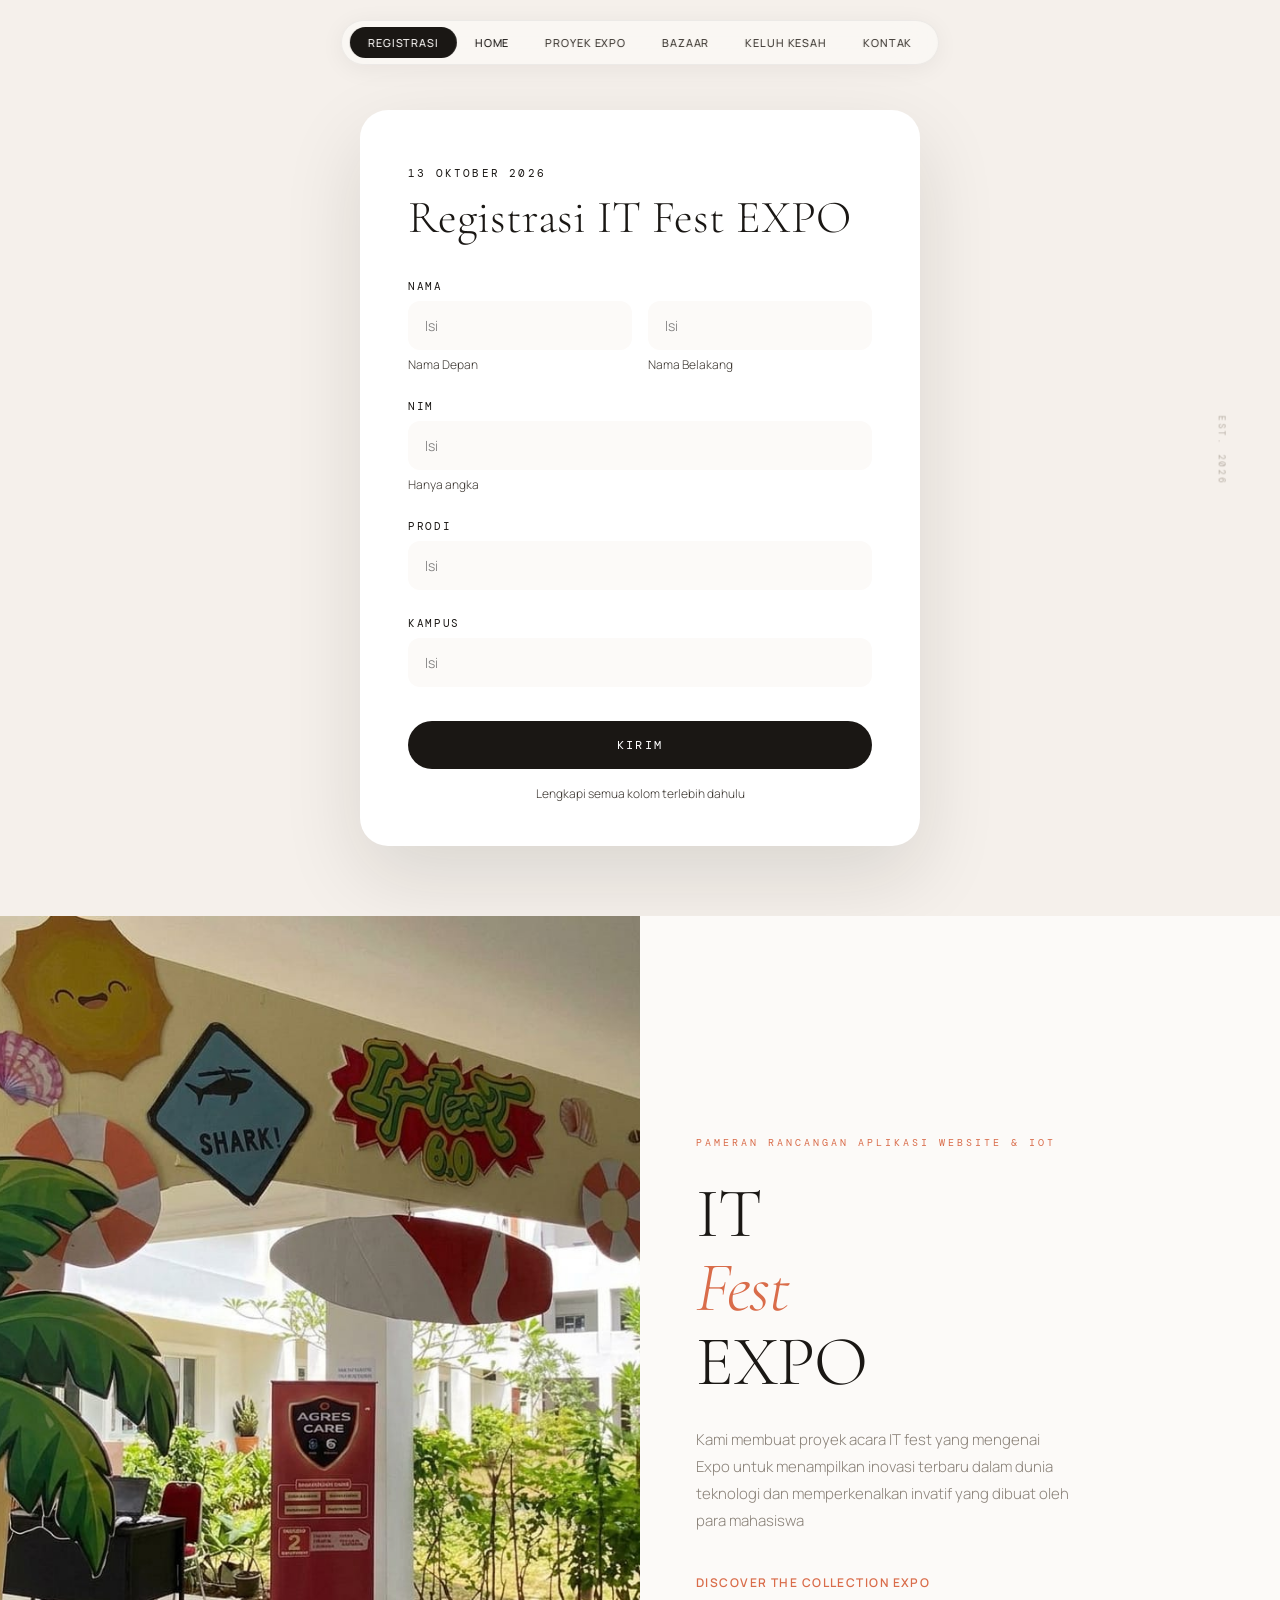
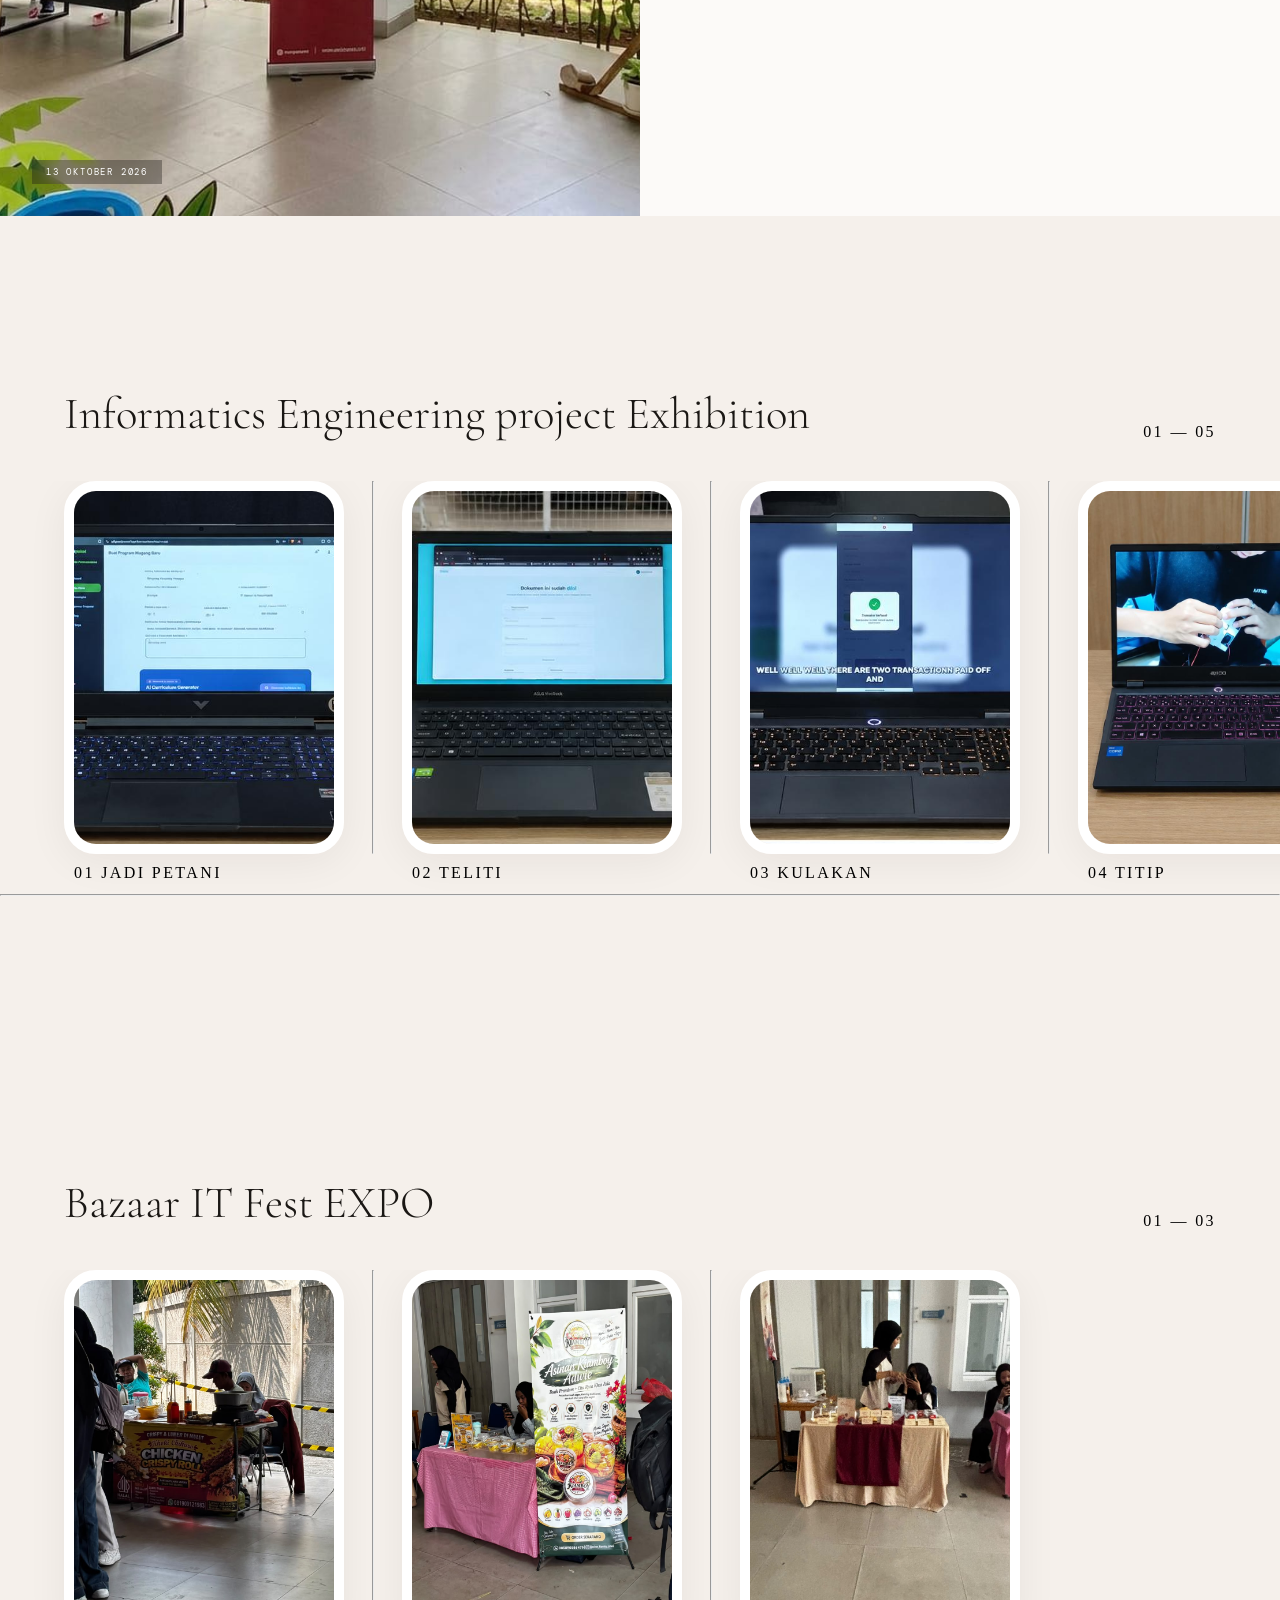
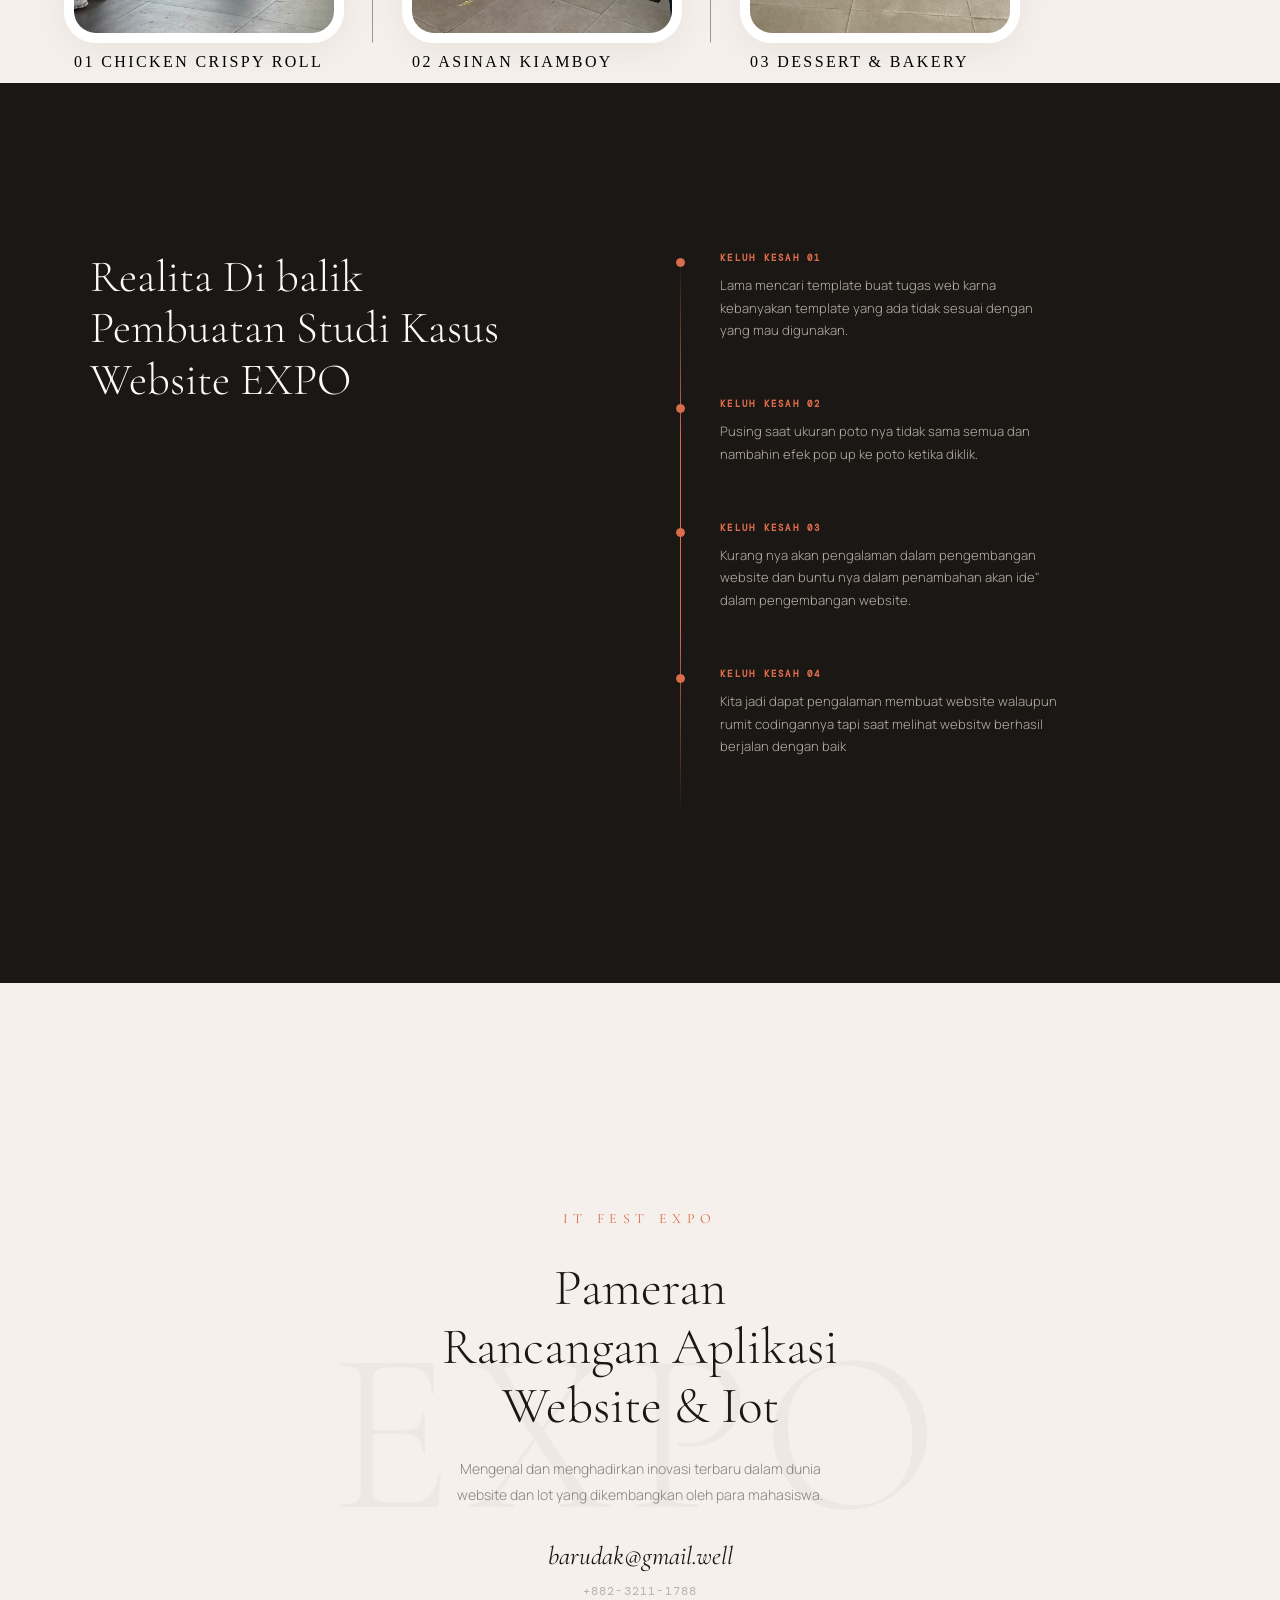
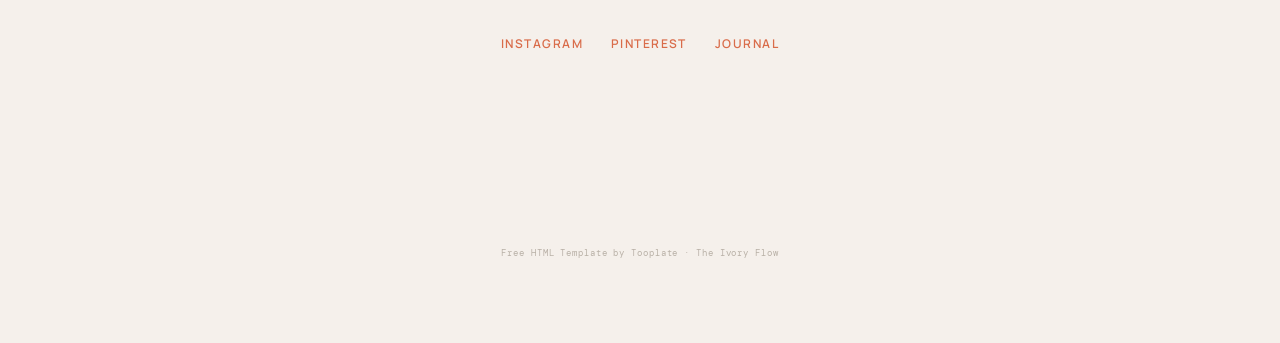
<file: Website Expo.html>
<!DOCTYPE html>
<html lang="en">
<head>
<meta charset="UTF-8">
<meta name="viewport" content="width=device-width, initial-scale=1.0">
<title>Tugas Pemrograman Web</title>
<link rel="preconnect" href="https://fonts.googleapis.com">
<link href="https://fonts.googleapis.com/css2?family=Cormorant+Garamond:ital,wght@0,300;0,400;0,500;0,600;1,300;1,400;1,500&family=Manrope:wght@200;300;400;500;600&family=DM+Mono:wght@300;400;500&display=swap" rel="stylesheet">
<link rel="stylesheet" href="tooplate-ivory-style.css">

<style>
.lookbook-link { display: block; cursor: zoom-in; }

.lookbook-card { flex: 0 0 280px; width: 280px; }
.lookbook-card img { width: 100%; height: auto; min-height: 0; aspect-ratio: 3 / 4; object-fit: cover; }

.lookbook-card .deskripsi,
.lookbook-card p { display: none; }

.modal { display: none; position: fixed; inset: 0; z-index: 3000; align-items: center; justify-content: center; padding: 24px; }
.modal:target { display: flex; }
.modal-backdrop { position: absolute; inset: 0; background: rgba(26, 23, 20, 0.72); backdrop-filter: blur(6px); cursor: zoom-out; }
.modal-panel { position: relative; z-index: 1; display: grid; grid-template-columns: 0.9fr 1.1fr; width: min(980px, 100%); height: min(88vh, 720px); background: var(--oat); border-radius: 28px; overflow: hidden; box-shadow: 0 30px 80px rgba(0, 0, 0, 0.35); }
.modal-panel > img { width: 100%; height: 100%; object-fit: contain; background: var(--oat-mid); }
.modal-body { padding: 56px 44px 40px; overflow-y: auto; }
.modal-title { font-family: 'Cormorant Garamond', serif; font-size: 40px; font-weight: 300; margin-bottom: 16px; }
.modal-lead { font-size: 14px; font-weight: 300; line-height: 1.85; color: var(--ink-soft); }
.modal-close { position: absolute; top: 16px; right: 16px; z-index: 2; width: 40px; height: 40px; border-radius: 50%; background: var(--white); display: flex; align-items: center; justify-content: center; }

@media (max-width: 768px) {
  .lookbook-card { flex: 0 0 220px; width: 220px; }
  .lookbook-card img { height: auto; min-height: 0; }
  .modal-panel { grid-template-columns: 1fr; grid-template-rows: 34vh auto; height: auto; max-height: 92vh; overflow-y: auto; }
  .modal-body { padding: 28px 24px 32px; overflow: visible; }
}

.register {
  min-height: 100vh;
  display: flex;
  align-items: center;
  justify-content: center;
  padding: 110px 24px 70px;
  background: var(--oat-mid, #ebe3d5);
}

.register-form {
  width: min(560px, 100%);
  background: var(--white, #fffdf9);
  padding: 56px 48px 44px;
  border-radius: 28px;
  box-shadow: 0 30px 80px rgba(26, 23, 20, 0.12);
}

.register-eyebrow {
  font-family: 'DM Mono', monospace;
  font-size: 11px;
  letter-spacing: 0.2em;
  text-transform: uppercase;
  color: var(--ink, #000000);
  margin-bottom: 12px;
}

.register-title {
  font-family: 'Cormorant Garamond', serif;
  font-size: clamp(34px, 5vw, 46px);
  font-weight: 300;
  line-height: 1.1;
  margin-bottom: 36px;
  color: var(--ink, #1a1714);
}

.reg-group { margin-bottom: 26px; }

.reg-label {
  display: block;
  font-family: 'DM Mono', monospace;
  font-size: 11px;
  letter-spacing: 0.15em;
  text-transform: uppercase;
  color: var(--ink, #1a1714);
  margin-bottom: 8px;
}

.reg-row { display: flex; gap: 16px; }
.reg-col { flex: 1; min-width: 0; }

.register-form input {
  width: 100%;
  padding: 14px 16px;
  font-family: 'Manrope', sans-serif;
  font-size: 14px;
  font-weight: 300;
  color: var(--ink, #1a1714);
  background: var(--oat, #f5efe4);
  border: 1px solid transparent;
  border-radius: 12px;
  outline: none;
  transition: border-color .25s, background .25s, box-shadow .25s;
}
.register-form input:hover { background: var(--oat-mid, #ebe3d5); }
.register-form input:focus {
  background: var(--white, #fffdf9);
  border-color: var(--ink, #1a1714);
  box-shadow: 0 0 0 4px rgba(26, 23, 20, 0.06);
}
.register-form input:user-invalid { border-color: #b3261e; }

.register-form small {
  display: block;
  margin-top: 6px;
  font-family: 'Manrope', sans-serif;
  font-size: 12px;
  font-weight: 300;
  color: var(--ink-soft, #6b635a);
}

.reg-kirim {
  display: block;
  width: 100%;
  margin-top: 34px;
  padding: 16px;
  text-align: center;
  font-family: 'DM Mono', monospace;
  font-size: 12px;
  letter-spacing: 0.2em;
  text-transform: uppercase;
  color: var(--white, #fffdf9);
  background: var(--ink, #1a1714);
  border: none;
  border-radius: 999px;
  cursor: pointer;
  text-decoration: none;
  transition: transform .25s, box-shadow .25s;
}
.reg-kirim:hover {
  transform: translateY(-2px);
  box-shadow: 0 12px 28px rgba(26, 23, 20, 0.25);
}

.reg-info {
  margin-top: 16px;
  text-align: center;
  font-size: 12px;
  font-weight: 300;
  color: var(--ink-soft, #6b635a);
}

@media (max-width: 768px) {
  .register-form { padding: 36px 24px 32px; border-radius: 22px; }
  .reg-row { flex-direction: column; gap: 0; }
  .reg-row .reg-col + .reg-col { margin-top: 16px; }
}

.pill-nav a[href="#hero"] { background: transparent; color: var(--ink); }
.pill-nav a[href="#registrasi"] { background: var(--ink); color: var(--oat); }

body:has(main :target) .pill-nav a[href="#registrasi"] {
  background: transparent;
  color: var(--ink);
}

body:has(#registrasi:target) .pill-nav a[href="#registrasi"],
body:has(#hero:target) .pill-nav a[href="#hero"],
body:has(#lookbook:target) .pill-nav a[href="#lookbook"],
body:has(#product:target) .pill-nav a[href="#product"],
body:has(#process:target) .pill-nav a[href="#process"],
body:has(#signature:target) .pill-nav a[href="#signature"] {
  background: var(--ink);
  color: var(--oat);
}

</style>
</head>
<body>

<div class="est-label" aria-hidden="true">Est. 2026</div>

<nav class="pill-nav" aria-label="Main Navigation">
  <a href="#registrasi">registrasi</a>
  <a href="#hero">Home</a>
  <a href="#lookbook">Proyek EXPO</a>
  <a href="#product">Bazaar</a>
  <a href="#process">Keluh Kesah</a>
  <a href="#signature">Kontak</a>
</nav>

<a href="#menu" class="hamburger" aria-label="Open Navigation"><span></span><span></span><span></span></a>
<nav class="mobile-nav" id="menu" aria-label="Mobile Navigation">
  <a href="#hero" class="hamburger open menu-close" aria-label="Close Navigation"><span></span><span></span><span></span></a>
  <a href="#registrasi">registrasi</a>
  <a href="#hero">Home</a>
  <a href="#lookbook">Proyek EXPO</a>
  <a href="#product">Bazaar</a>
  <a href="#process">Keluh Kesah</a>
  <a href="#signature">Kontak</a>
</nav>

<main>

<section class="canvas-section register" id="registrasi">
    <form class="register-form" autocomplete="off" onsubmit="event.preventDefault(); alert('Registrasi berhasil! Sampai jumpa di IT Fest EXPO.'); this.reset();">
      <div class="register-eyebrow">13 Oktober 2026</div>
      <h2 class="register-title">Registrasi IT Fest EXPO</h2>

      <div class="reg-group">
        <label class="reg-label" for="depan">Nama</label>
        <div class="reg-row">
          <div class="reg-col">
            <input type="text" id="depan" name="depan" placeholder="Isi" required>
            <small>Nama Depan</small>
          </div>
          <div class="reg-col">
            <input type="text" id="belakang" name="belakang" placeholder="Isi">
            <small>Nama Belakang</small>
          </div>
        </div>
      </div>

      <div class="reg-group">
        <label class="reg-label" for="nim">NIM</label>
        <input type="text" id="nim" name="nim" inputmode="numeric" pattern="[0-9]+" title="NIM hanya berisi angka" placeholder="Isi" required>
        <small>Hanya angka</small>
      </div>

      <div class="reg-group">
        <label class="reg-label" for="prodi">Prodi</label>
        <input type="text" id="prodi" name="prodi" placeholder="Isi" required>
      </div>

      <div class="reg-group">
        <label class="reg-label" for="kampus">Kampus</label>
        <input type="text" id="kampus" name="kampus" placeholder="Isi" required>
      </div>

      <button type="submit" class="reg-kirim">Kirim</button>
      <p class="reg-info">Lengkapi semua kolom terlebih dahulu</p>
    </form>
  </section>

  <section class="canvas-section hero" id="hero">
    <div class="hero-image">
      <img src="images/poto.jpeg" loading="eager">
      <div class="hero-image-tag">13 Oktober 2026</div>
    </div>
    <div class="hero-content">
      <div class="hero-eyebrow">Pameran Rancangan Aplikasi Website &amp; Iot</div>
      <h1 class="hero-title">IT<br><em>Fest</em><br>EXPO</h1>
      <p class="hero-desc">Kami membuat proyek acara IT fest yang mengenai Expo untuk menampilkan inovasi terbaru dalam dunia teknologi dan memperkenalkan invatif yang dibuat oleh para mahasiswa</p>
      <div class="hero-cta">
        <a href="#lookbook" class="cta-link">Discover the Collection Expo</a>
      </div>
    </div>
  </section>

  <section class="canvas-section lookbook" id="lookbook">
    <div class="lookbook-header reveal">
      <h2 class="lookbook-title">Informatics Engineering project Exhibition</h2>
      <span class="lookbook-count" style="font-family:Times New Roman; color: #000000; font-size: 16px;">01 — 05</span>
    </div>
    <div class="lookbook-track">
      <div class="lookbook-card">
        <a href="#detail-1" class="lookbook-link"><img src="images/Jadi Petani.jpeg" loading="lazy"></a>
        <span class="lookbook-card-label" style="font-family:Times New Roman; color: #000000; font-size: 16px;">01 Jadi Petani</span>
        <div class="deskripsi">
    <p style="font-family:Times New Roman">
      Jadipetani adalah platform digital berbasis website yang mendukung regenerasi petani Indonesia<br>
      dengan menghubungkan petani senior dan generasi muda. Fitur utamanya meliputi program magang, <br>
      job connector, kurikulum berbasis AI, dan komunitas. Model bisnisnya terdiri dari paket langganan<br>
      (50%), komisi layanan(30%), serta lisensi sekolah dan klinik (20%). Platform ini menggunakan React,<br>
      Tailwind CSS, Express.js, Prisma ORM, Postgresql, Gemini AI, dan midtrans untuk mendukung pertanian<br>
      yang lebih maju.
    </p>
  </div>
      </div>
      <hr>
      <div class="lookbook-card">
        <a href="#detail-2" class="lookbook-link"><img src="images/Teliti.jpeg" alt="Laptop menampilkan demo aplikasi JadiPetani" loading="lazy"></a>
                <span class="lookbook-card-label" style="font-family:Times New Roman; color: #000000; font-size: 16px;">02 Teliti</span>
        <div>
          <p style="font-family:Times New Roman">
            Teliti adalah platform web berbasis AI untuk deteksi bias (7 kategori) dan konsistensi argumen <br>
      dokumen akademik melalui fitur laporan lengkap, Integrity Score (0-100), dan document viewer dengan <br>
      highlight. Model bisnisnya menyediakan akses gratis penuh untuk mahasiswa guna memberikan keunggulan <br>
      kompetitif dibanding platform lain. Teknologi utamanya didukung oleh Gemini AI untuk menjalankan dua analisis<br>
      paralel secara instan dan akurat.
          </p>
        </div>
      </div>
      <hr>
      <div class="lookbook-card">
        <a href="#detail-3" class="lookbook-link"><img src="images/Kulakan.jpeg"  loading="lazy"></a>
                <span class="lookbook-card-label" style="font-family:Times New Roman; color: #000000; font-size: 16px;">03 Kulakan</span>
        <p style="font-family:Times New Roman">
          Kulakan adalah aplikasi manajemen bisnis perikanan yang memudahkan pengguna mengelola transaksi,stok,<br>
          dan penjualan hasil laut dalam satu platform. Fitur utamanya meliputi dashboard interaktif, pengelolaan <br>
          stok dan inventaris, pencatatan transaksi, peta lokasi nelayan dan pasar, serta laporan dan analisis berbasis AI.<br> 
          Kulakukan membantu pelaku usaha perikanan memantau keuagan, mengelola persediaan, dan meningkatkan<br> efisiensi bisnis secara digital. <br>
        </p>
      </div>
      <hr>
      <div class="lookbook-card">
        <a href="#detail-4" class="lookbook-link"><img src="images/Titip.jpeg"  loading="lazy"></a>
        <span class="lookbook-card-label" style="font-family:Times New Roman; color: #000000; font-size: 16px;">04 Titip</span>
        <p style="font-family:Times New Roman;">
          Titip adalah sistem cold staroge pintar berbasis AI dan IOT yang membantu menjaga kesegaran produk<br>
          pangan di pasar tradisional. Sistem ini dilengkapi sensor suhu kelembapan, dan gas untuk memantau<br>
          kondisi penyimpanan secara real-time, serta AI untuk memprediksi masa layak jual produk. Fitur utamanya <br>
          meliputi pemantauan melalui dashbord PWA, penyewaan loker pendingin, akses otomatis menggukana QR code,<br>
          dan pembayaran digital terintegrasi QRIS.
        </p>
      </div>
      <hr>
      <div class="lookbook-card">
        <a href="#detail-5" class="lookbook-link"><img src="images/ivory-flow-15.jpg" loading="lazy"></a>
        <span class="lookbook-card-label" style="font-family:Times New Roman; color: #000000; font-size: 16px;">05 Paramaflood Monitor</span>
        <p style="font-family:Times New Roman;">
        Paramaflood monitor adalah sistem pemantauan cuaca dan peringatan<br>
        dini banjir berbasis IOT dan AI, Sistem ini menggunakan sensor untuk<br>
        memantau kondisi lingkungan secara real-time, memprediksi potensi <br>
        banjir dengan teknologi LSTM, dan memberikan notifikasi dan rekomendasi keselamatan melalui aplikasi mobile flutter.
        </p>
      </div>
      </div>
      <hr>
    <div class="lookbook-footer reveal">
    </div>
  </section>

  <section class="canvas-section lookbook" id="product">
    <div class="lookbook-header reveal">
      <h2 class="lookbook-title">Bazaar IT Fest EXPO</h2>
      <span class="lookbook-count" style="font-family:Times New Roman; color: #000000; font-size: 16px;">01 — 03</span>
    </div>
    <div class="lookbook-track">
      <div class="lookbook-card">
        <a href="#detail-6" class="lookbook-link"><img src="images/Bazarchiken.jpeg" alt="Chicken Crispy Roll" loading="lazy"></a>
        <span class="lookbook-card-label" style="font-family:Times New Roman; color: #000000; font-size: 16px;">01 Chicken Crispy Roll</span>
        <p style="font-family:Times New Roman;">Khoki Chikura menyajikan Chicken Crispy Roll dengan tekstur yang renyah di luar dan lumer di dalam mulut. Tersedia berbagai macam pilihan saus celup dan bumbu tabur yang bikin nagih, tetapi tempat bazaar tidak terlalu strategis dan tidak menyediakan menu harga.</p>
      </div>
      <hr>
      <div class="lookbook-card">
        <a href="#detail-7" class="lookbook-link"><img src="images/Bazarasinan.jpeg" alt="Asinan Kiamboy" loading="lazy"></a>
        <span class="lookbook-card-label" style="font-family:Times New Roman; color: #000000; font-size: 16px;">02 Asinan Kiamboy</span>
        <p style="font-family:Times New Roman;">Perpaduan buah segar premium dengan kuah kiamboy tradisional khas Asia yang menghasilkan cita rasa manis, asam, asin, gurih, pedas, dan segar sekaligus, namun sangat disayangkan tempat bazaar tidak menyediakan menu harga.</p>
      </div>
      <hr>
      <div class="lookbook-card">
        <a href="#detail-8" class="lookbook-link"><img src="images/Bazardessertdan bakery.jpeg" alt="Dessert &amp; Bakery" loading="lazy"></a>
        <span class="lookbook-card-label" style="font-family:Times New Roman; color: #000000; font-size: 16px;">03 Dessert &amp; Bakery</span>
        <p style="font-family:Times New Roman;">Dessert & Bakery menyajikan berbagai macam kue dan roti lezat yang dibuat dengan bahan-bahan berkualitas tinggi dan resep tradisional, namun sangat disayangkan tempat bazaar tidak menyediakan menu harga.</p>
      </div>
    </div>

    <section class="canvas-section process" id="process">
    <div class="process-inner">
      <div class="process-left">
        <h2 class="process-title reveal">Realita Di balik<br>Pembuatan Studi Kasus Website EXPO</h2>
      </div>
      <div class="timeline">
        <div class="timeline-item">
          <div class="timeline-step" style="font-weight: bold;">Keluh Kesah 01</div>
          <p class="timeline-text">Lama mencari template buat tugas web karna kebanyakan template yang ada tidak sesuai dengan yang mau digunakan.</p>
        </div>
        <div class="timeline-item">
          <div class="timeline-step" style="font-weight: bold;"">Keluh Kesah 02</div>
          <p class="timeline-text">Pusing saat ukuran poto nya tidak sama semua dan nambahin efek pop up ke poto ketika diklik.</p>
        </div>
        <div class="timeline-item">
          <div class="timeline-step" style="font-weight: bold;">Keluh Kesah 03</div>
          <p class="timeline-text">Kurang nya akan pengalaman dalam pengembangan website dan buntu nya dalam penambahan akan ide" dalam pengembangan website.</p>
        </div>
        <div class="timeline-item">
          <div class="timeline-step" style="font-weight: bold;">Keluh Kesah 04</div>
          <p class="timeline-text">Kita jadi dapat pengalaman membuat website walaupun rumit codingannya tapi saat melihat websitw berhasil berjalan dengan baik</p>
        </div>
      </div>
    </div>
  </section>

  <section class="canvas-section signature" id="signature">
    <div class="signature-bg-logo" aria-hidden="true">EXPO</div>
    <div class="signature-content reveal">
      <div class="signature-mark">IT Fest EXPO</div>
      <h2 class="signature-heading">Pameran Rancangan Aplikasi Website &amp; Iot</h2>
      <p class="signature-text">Mengenal dan menghadirkan inovasi terbaru dalam dunia website dan Iot yang dikembangkan oleh para mahasiswa.</p>
      <a href="mailto:hello@ivoryflow.studio" class="signature-email">barudak@gmail.well</a>
      <div class="signature-phone">+882-3211-1788</div>
      <div class="signature-links">
        <a href="#" class="cta-link">Instagram</a>
        <a href="#" class="cta-link">Pinterest</a>
        <a href="#" class="cta-link">Journal</a>
      </div>
    </div>
    <div class="signature-footer">
      <a href="https://www.tooplate.com" target="_blank" rel="nofollow">Free HTML Template</a> by Tooplate &middot; The Ivory Flow
    </div>
  </section>
</main>

<div class="modal" id="detail-1">
  <a href="#lookbook" class="modal-backdrop" aria-label="Tutup"></a>
  <div class="modal-panel">
    <img src="images/Jadi Petani.jpeg" alt="JadiPetani">
    <div class="modal-body">
      <h3 class="modal-title">JadiPetani</h3>
      <p class="modal-lead">Jadipetani adalah platform digital berbasis website yang mendukung regenerasi petani Indonesia dengan menghubungkan petani senior dan generasi muda. Fitur utamanya meliputi program magang, job connector, kurikulum berbasis AI, dan komunitas. Model bisnisnya terdiri dari paket langganan (50%), komisi layanan (30%), serta lisensi sekolah dan klinik (20%). Platform ini menggunakan React, Tailwind CSS, Express.js, Prisma ORM, PostgreSQL, Gemini AI, dan Midtrans untuk mendukung pertanian yang lebih maju.</p>
    </div>
    <a href="#lookbook" class="modal-close" aria-label="Tutup">&#10005;</a>
  </div>
</div>

<div class="modal" id="detail-2">
  <a href="#lookbook" class="modal-backdrop" aria-label="Tutup"></a>
  <div class="modal-panel">
    <img src="images/Teliti.jpeg" alt="Teliti">
    <div class="modal-body">
      <h3 class="modal-title">Teliti</h3>
      <p class="modal-lead">Teliti adalah platform web berbasis AI untuk deteksi bias (7 kategori) dan konsistensi argumen dokumen akademik melalui fitur laporan lengkap, Integrity Score (0-100), dan document viewer dengan highlight. Model bisnisnya menyediakan akses gratis penuh untuk mahasiswa guna memberikan keunggulan kompetitif dibanding platform lain. Teknologi utamanya didukung oleh Gemini AI untuk menjalankan dua analisis paralel secara instan dan akurat.</p>
    </div>
    <a href="#lookbook" class="modal-close" aria-label="Tutup">&#10005;</a>
  </div>
</div>

<div class="modal" id="detail-3">
  <a href="#lookbook" class="modal-backdrop" aria-label="Tutup"></a>
  <div class="modal-panel">
    <img src="images/Kulakan.jpeg" alt="Kulakan">
    <div class="modal-body">
      <h3 class="modal-title">Kulakan</h3>
      <p class="modal-lead">Kulakan adalah aplikasi manajemen bisnis perikanan yang memudahkan pengguna mengelola transaksi, stok, dan penjualan hasil laut dalam satu platform. Fitur utamanya meliputi dashboard interaktif, pengelolaan stok dan inventaris, pencatatan transaksi, peta lokasi nelayan dan pasar, serta laporan dan analisis berbasis AI. Kulakan membantu pelaku usaha perikanan memantau keuangan, mengelola persediaan, dan meningkatkan efisiensi bisnis secara digital.</p>
    </div>
    <a href="#lookbook" class="modal-close" aria-label="Tutup">&#10005;</a>
  </div>
</div>

<div class="modal" id="detail-4">
  <a href="#lookbook" class="modal-backdrop" aria-label="Tutup"></a>
  <div class="modal-panel">
    <img src="images/Titip.jpeg" alt="Titip">
    <div class="modal-body">
      <h3 class="modal-title">Titip</h3>
      <p class="modal-lead">Titip adalah sistem cold storage pintar berbasis AI dan IOT yang membantu menjaga kesegaran produk<br>
          pangan di pasar tradisional. Sistem ini dilengkapi sensor suhu kelembapan, dan gas untuk memantau<br>
          kondisi penyimpanan secara real-time, serta AI untuk memprediksi masa layak jual produk. Fitur utamanya <br>
          meliputi pemantauan melalui dashbord PWA, penyewaan loker pendingin, akses otomatis menggukana QR code,<br>
          dan pembayaran digital terintegrasi QRIS.</p>
    </div>
    <a href="#lookbook" class="modal-close" aria-label="Tutup">&#10005;</a>
  </div>
</div>

<div class="modal" id="detail-5">
  <a href="#lookbook" class="modal-backdrop" aria-label="Tutup"></a>
  <div class="modal-panel">
    <img src="images/ivory-flow-15.jpg" alt="Paramaflood Monitor">
    <div class="modal-body">
      <h3 class="modal-title">Paramaflood Monitor</h3>
      <p class="modal-lead">Paramaflood monitor adalah sistem pemantauan cuaca dan peringatan<br>
        dini banjir berbasis IOT dan AI, Sistem ini menggunakan sensor untuk<br>
        memantau kondisi lingkungan secara real-time, memprediksi potensi <br>
        banjir dengan teknologi LSTM, dan memberikan notifikasi dan rekomendasi keselamatan melalui aplikasi mobile flutter.</p>
    </div>
    <a href="#lookbook" class="modal-close" aria-label="Tutup">&#10005;</a>
  </div>
</div>

<div class="modal" id="detail-6">
  <a href="#product" class="modal-backdrop" aria-label="Tutup"></a>
  <div class="modal-panel">
    <img src="images/Bazarchiken.jpeg" alt="Chicken Crispy Roll">
    <div class="modal-body">
      <h3 class="modal-title">Chicken Crispy Roll</h3>
      <p class="modal-lead">Khoki Chikura menyajikan Chicken Crispy Roll dengan tekstur yang renyah di luar dan lumer di dalam mulut. Tersedia berbagai macam pilihan saus celup dan bumbu tabur yang bikin nagih, tetapi tempat bazaar tidak terlalu strategis dan tidak menyediakan menu harga.</p>
    </div>
    <a href="#product" class="modal-close" aria-label="Tutup">&#10005;</a>
  </div>
</div>

<div class="modal" id="detail-7">
  <a href="#product" class="modal-backdrop" aria-label="Tutup"></a>
  <div class="modal-panel">
    <img src="images/Bazardessertdan bakery.jpeg" alt="Asinan Kiamboy">
    <div class="modal-body">
      <h3 class="modal-title">Asinan Kiamboy</h3>
      <p class="modal-lead">Perpaduan buah segar premium dengan kuah kiamboy tradisional khas Asia yang menghasilkan cita rasa manis, asam, asin, gurih, pedas, dan segar sekaligus, namun sangat disayangkan tempat bazaar tidak menyediakan menu harga.</p>
    </div>
    <a href="#product" class="modal-close" aria-label="Tutup">&#10005;</a>
  </div>
</div>

<div class="modal" id="detail-8">
  <a href="#product" class="modal-backdrop" aria-label="Tutup"></a>
  <div class="modal-panel">
    <img src="images/Bazardessertdan bakery.jpeg" alt="Dessert &amp; Bakery">
    <div class="modal-body">
      <h3 class="modal-title">Buumbake</h3>
      <p class="modal-lead">Menyajikan aneka hidangan penutup (dessert) manis, kue kering premium, serta camilan kue box yang cocok untuk menemani waktu santai Anda selama acara IT Fest, namun sangat disayangkan tempat bazaar tidak menyediakan menu harga.</p>
    </div>
    <a href="#product" class="modal-close" aria-label="Tutup">&#10005;</a>
  </div>
</div>

</body>
</html>
</file>
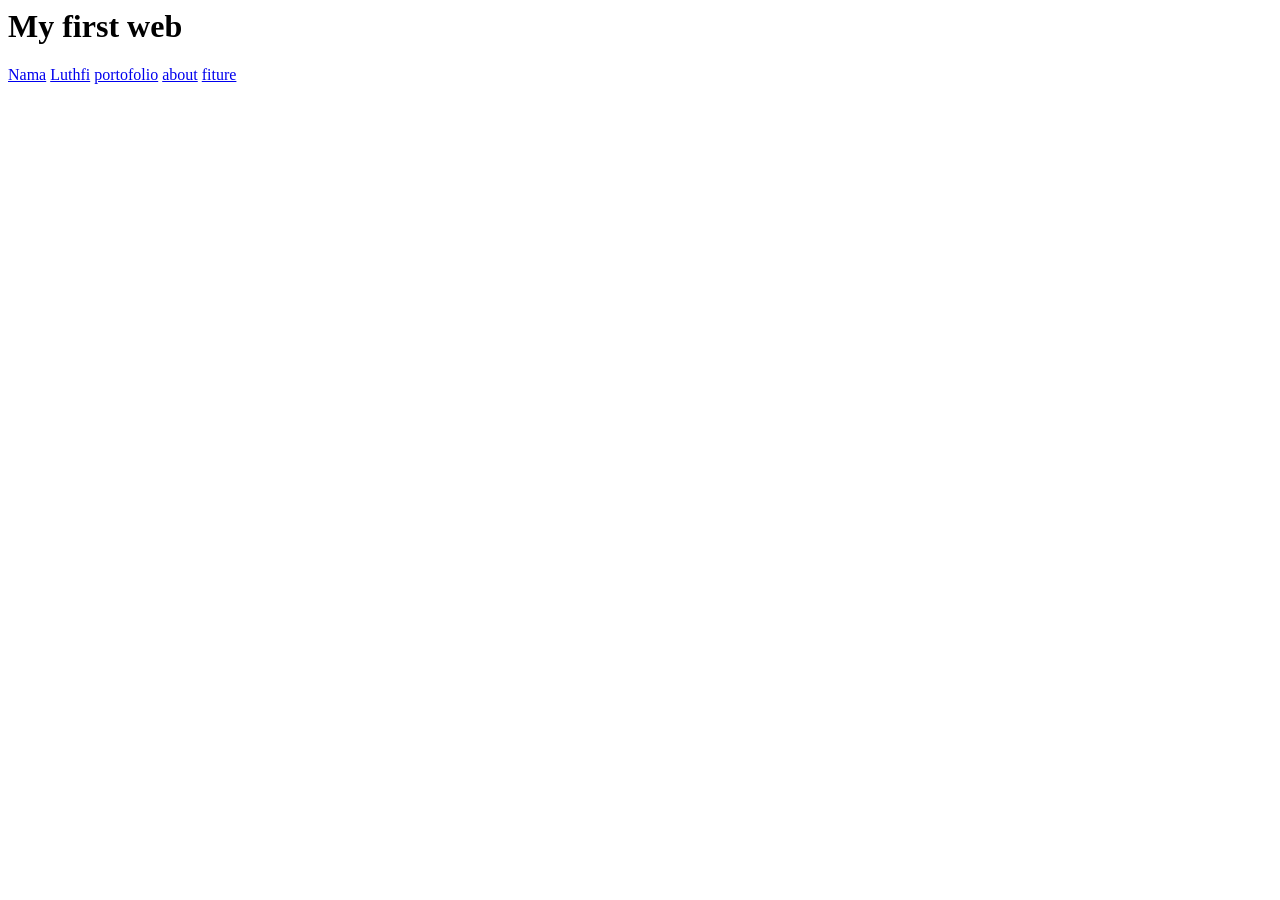
<file: www/Kode.html>
<html>
    <head>
        <title>My first web</title>
    </head>
    <body>
        <h1>My first web</h1>
        <a href="#">Nama</a>
        <a href="#">Luthfi</a>
        <a href="#">portofolio</a>
        <a href="#">about</a>
        <a href="#">fiture</a>
        <p></p>
    </body>
</html>
</file>
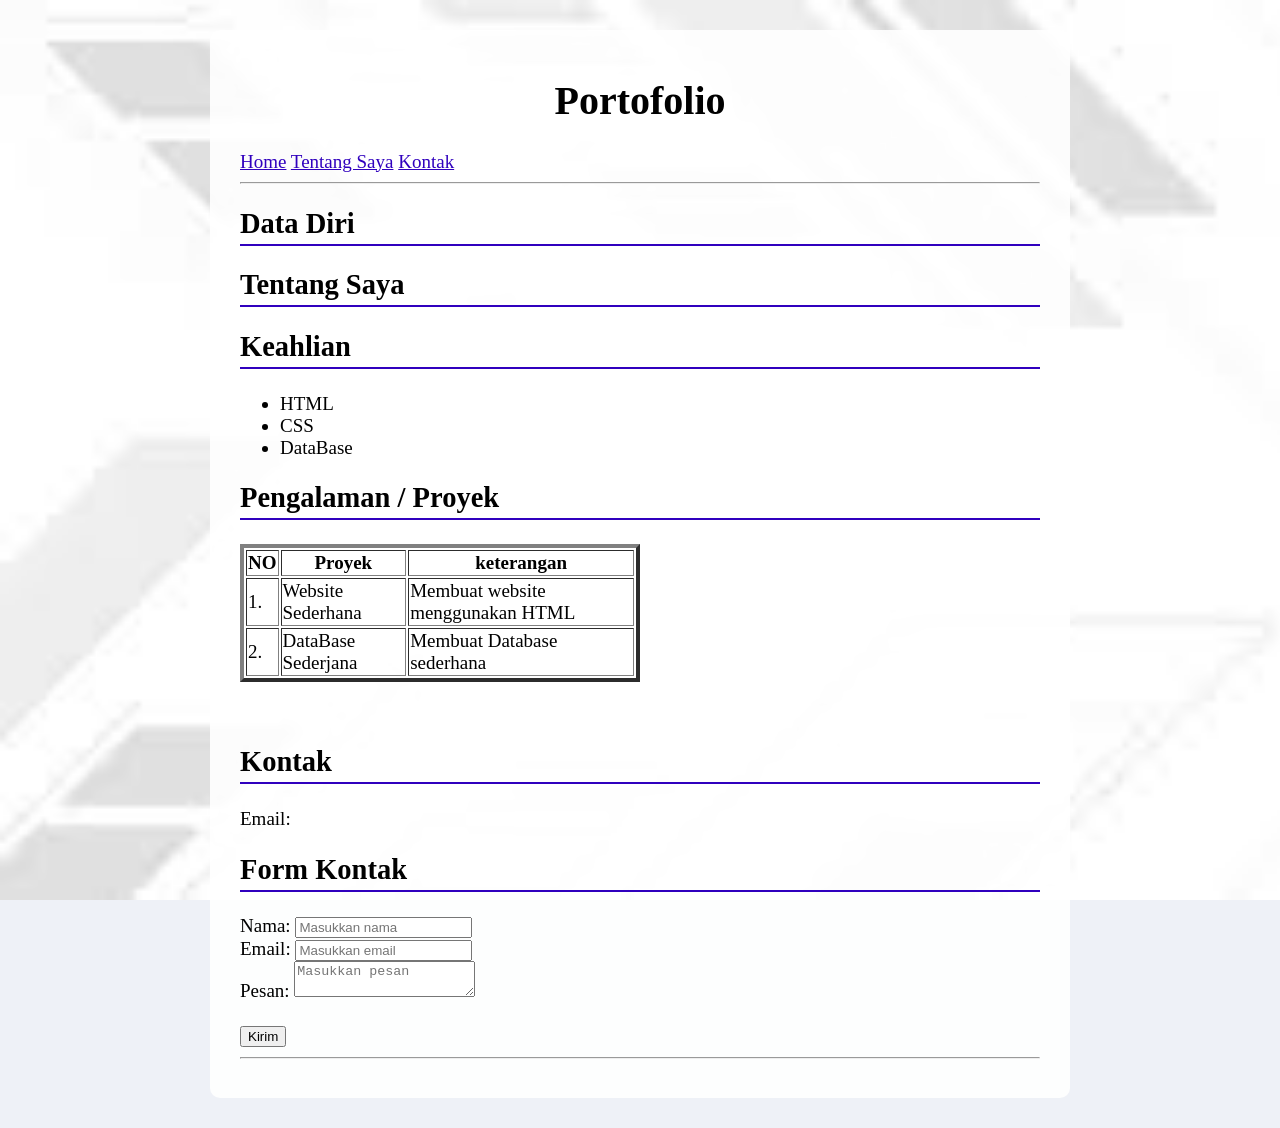
<file: www/portofolio.html>
<!DOCTYPE html>
<html lang="en">
<head>
    <meta charset="UTF-8">
    <meta name="viewport" content="width=device-with-initial-scale=1.0">
    <title>Portofolio</title>
    <style>
        body {
            font-family: "Times New Roman", serif;
            font-size: 19px;
            color: black;
            background-color: #eef1f7;
            background-image: url("download.jpg");
            background-size: cover;
            background-repeat: no-repeat;
            background-attachment: fixed;
        }
        .container {
            max-width: 800px;
            margin: 30px auto;
            padding: 20px 30px;
            background-color: rgba(255, 255, 255, 0.9);
            border-radius: 10px;
        }
        h1 { text-align: center; font-size: 40px; }
        h2 { border-bottom: 2px solid rgb(48, 0, 190); padding-bottom: 4px; }
        a { color: rgb(48, 0, 190); }
        footer { text-align: center; }
    </style>
</head>
<body>
    <div class="container">
        <header>
            <h1>Portofolio</h1>
            <nav>
        <a href="index.html">Home</a>
        <a href="tentang.html">Tentang Saya</a>
        <a href="kontak.html">Kontak</a>
    </nav>
        </header>
        <hr>
        <main>
            <section>
                <h2>Data Diri</h2>
                <p>
                    
                </p>
            </section>
            <section>
                <h2>Tentang Saya</h2>
                <p>
                
                </p>
            </section>
            <section>
                <h2>Keahlian</h2>
                <ul>
                    <li>HTML</li>
                    <li>CSS</li>
                    <li>DataBase</li>
                </ul>
            </section>
            <section>
                <h2>Pengalaman / Proyek</h2>
                <table border="4" width="50%" style="margin-bottom: 64px;margin-top: 24px;">
                    <tr>
                        <th>NO</th>
                        <th>Proyek</th>
                        <th>keterangan</th>
                    </tr>
                    <tr>
                        <td>1.</td>
                        <td>Website Sederhana</td>
                        <td>Membuat website menggunakan HTML</td>
                    </tr>
                    <tr>
                        <td>2.</td>
                        <td>DataBase Sederjana</td>
                        <td>Membuat Database sederhana</td>
                    </tr>
                </table>
            </section>
            <section>
                <h2>Kontak</h2>
                <p>
                Email:
                
            </p>
            <h2>Form Kontak</h2>
            <form>
                <label for="nama">Nama:</label>
                <input type="text" id="nama" name="nama"
                    placeholder="Masukkan nama">
                <br>
                <label for="email">Email:</label>
                <input type="email" id="email" name="email"
                placeholder="Masukkan email">
                <br>
                <label for="pesan">Pesan:</label>
                <textarea id="pesan" name="pesan"
                placeholder="Masukkan pesan"></textarea>
            </form>
                <br>
                <button type="Submit">Kirim</button>
            </section>
        </main>
        <hr>
        <footer>
            <p></p>
        </footer>
    </div>
</body>
</html>
</file>
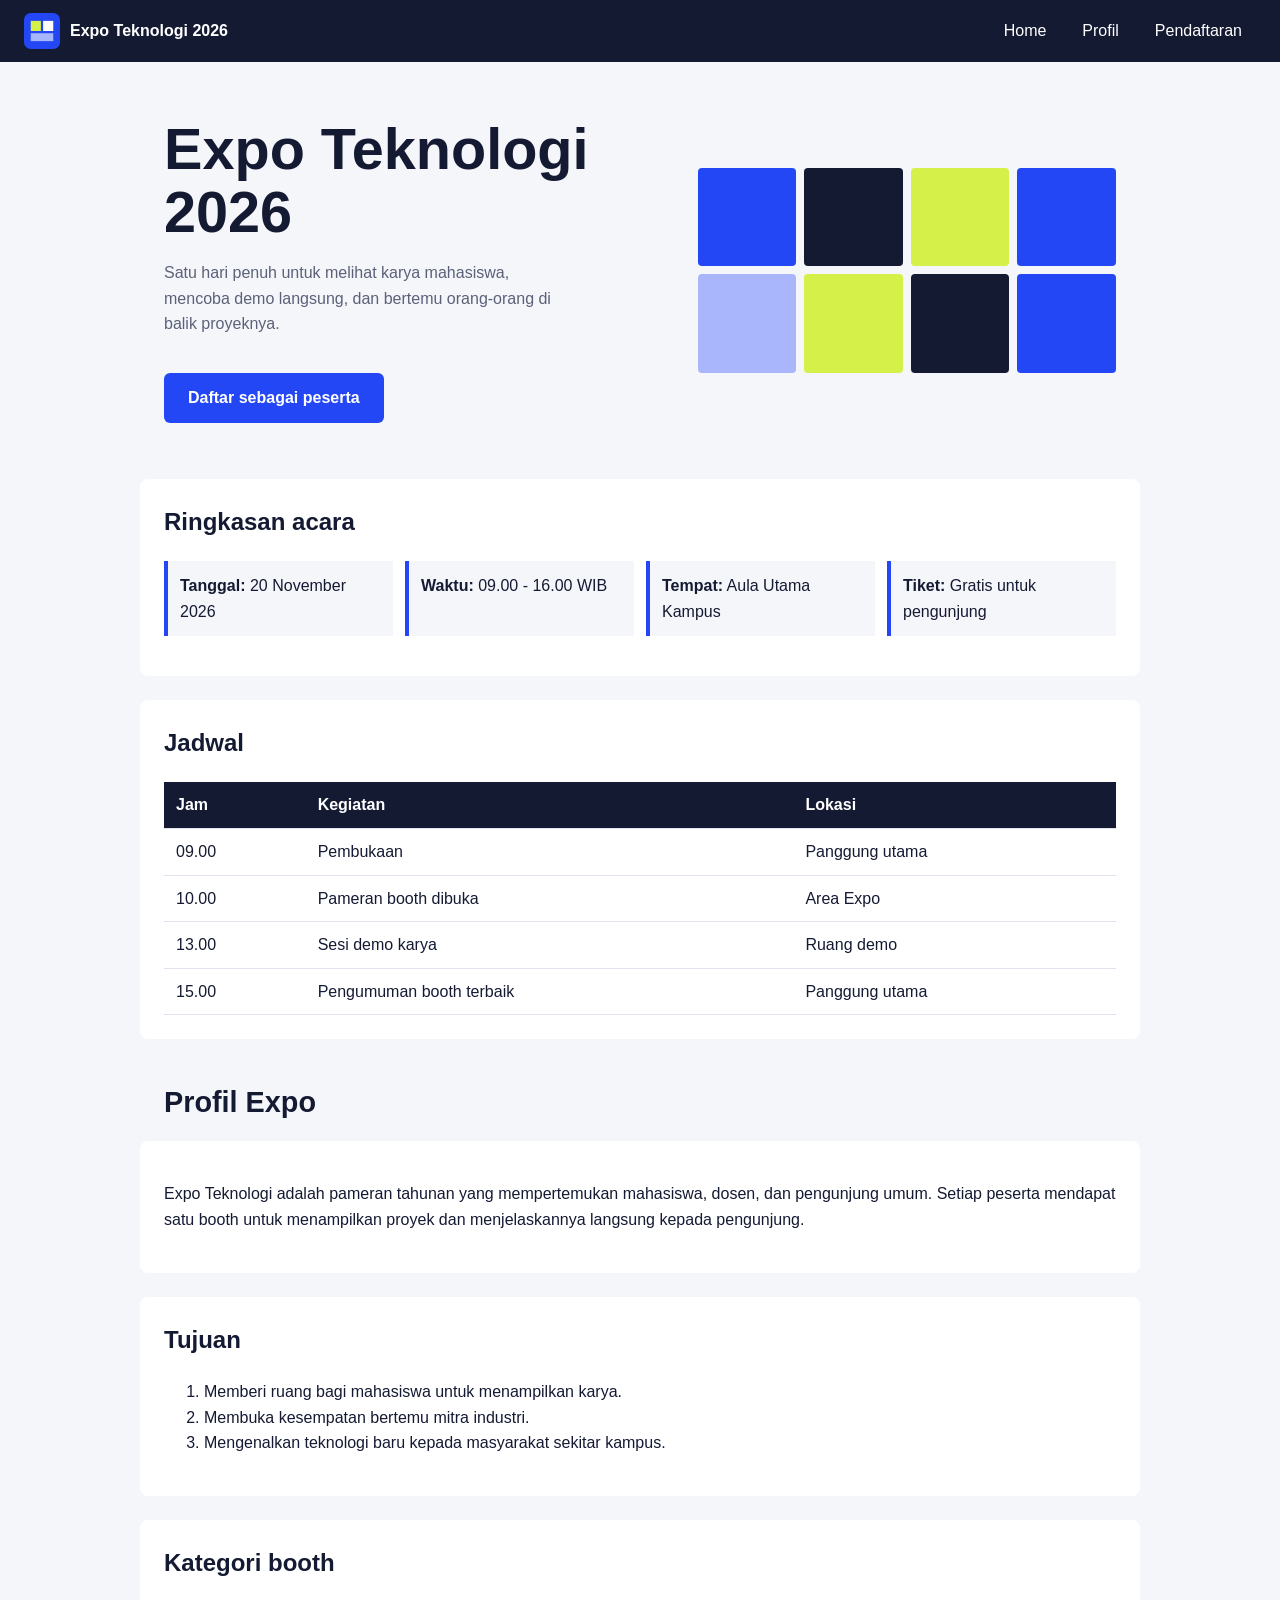
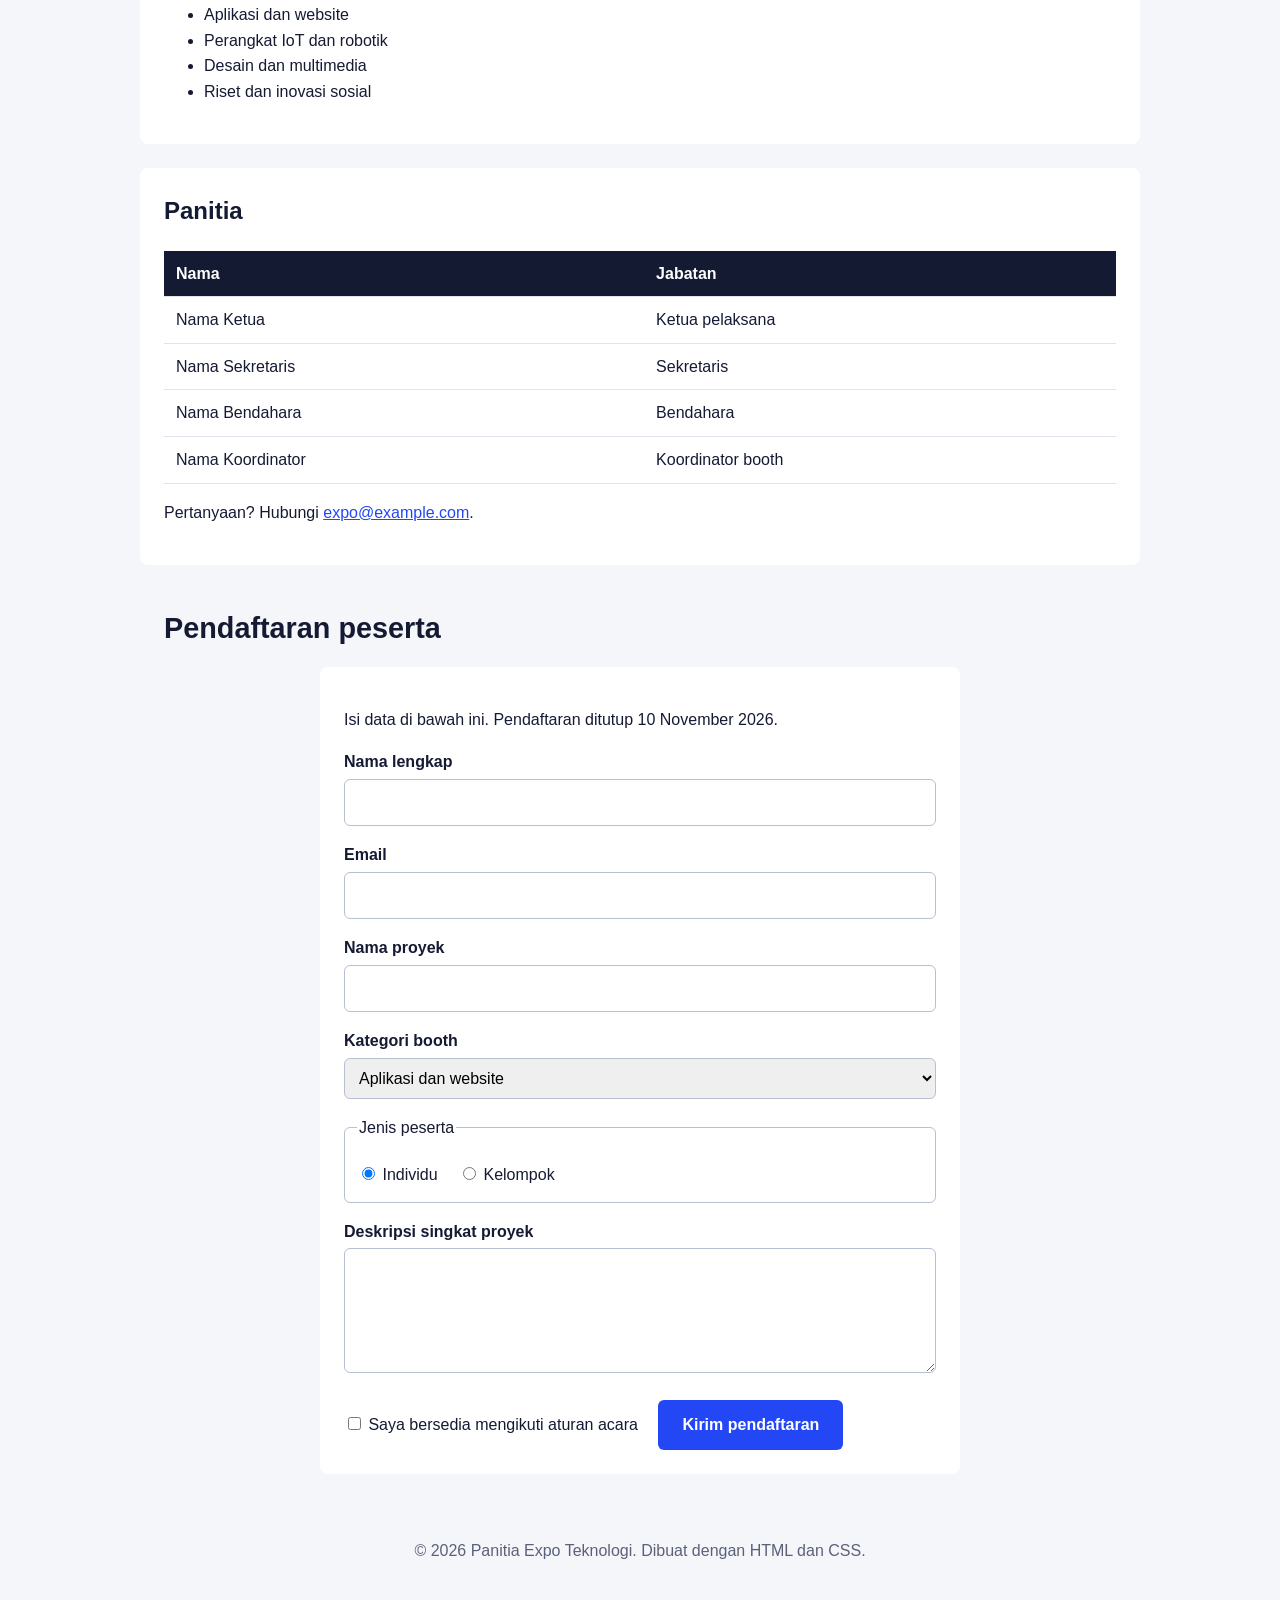
<file: www/test3.html>
<!DOCTYPE html>
<html lang="id">
<head>
<meta charset="UTF-8">
<meta name="viewport" content="width=device-width, initial-scale=1.0">
<title>Expo Teknologi 2026</title>
<style>
    :root {
    --biru: #2447f5;
    --lime: #d6f04a;
    --tinta: #151a33;
    --abu: #5b6178;
    --latar: #f5f6fa;
    --putih: #ffffff;
    }
    * { box-sizing: border-box; }
    html { scroll-behavior: smooth; }
    body {
    margin: 0;
    font-family: "Segoe UI", Roboto, Arial, sans-serif;
    line-height: 1.6;
    color: var(--tinta);
    background: var(--latar);
    }
    a { color: var(--biru); }
    a:focus-visible, button:focus-visible, input:focus-visible, select:focus-visible, textarea:focus-visible {
    outline: 3px solid var(--lime);
    outline-offset: 2px;
    }

    /* Navigasi */
    .topbar {
    position: sticky; top: 0; z-index: 10;
    display: flex; flex-wrap: wrap; align-items: center; justify-content: space-between;
    gap: 12px; padding: 12px 24px; background: var(--tinta);
    }
    .brand { display: flex; align-items: center; gap: 10px; color: var(--putih); font-weight: 700; text-decoration: none; }
    .topbar ul { display: flex; gap: 8px; list-style: none; margin: 0; padding: 0; }
    .topbar nav a { display: block; padding: 6px 14px; color: var(--putih); text-decoration: none; border-radius: 6px; }
    .topbar nav a:hover { background: var(--lime); color: var(--tinta); }

    /* Bagian halaman */
    section { scroll-margin-top: 70px; }

    /* Hero */
    .hero {
    display: grid; grid-template-columns: 1.2fr 1fr; gap: 32px; align-items: center;
    padding: 56px 24px; max-width: 1000px; margin: 0 auto;
    }
    .hero h1 { font-size: clamp(2.2rem, 6vw, 3.6rem); line-height: 1.1; margin: 0 0 16px; }
    .hero p { color: var(--abu); max-width: 46ch; }
    .booth-grid { display: grid; grid-template-columns: repeat(4, 1fr); gap: 8px; }
    .booth-grid span { aspect-ratio: 1; background: var(--biru); border-radius: 4px; }
    .booth-grid span:nth-child(3), .booth-grid span:nth-child(6) { background: var(--lime); }
    .booth-grid span:nth-child(2), .booth-grid span:nth-child(7) { background: var(--tinta); }
    .booth-grid span:nth-child(5) { background: #aab6fb; }

    /* Konten */
    .konten {
    max-width: 1000px; margin: 0 auto 24px; padding: 24px;
    background: var(--putih); border-radius: 8px;
    }
    .konten.sempit { max-width: 640px; }
    h2 { margin-top: 0; }
    .judul-bagian { max-width: 1000px; margin: 40px auto 16px; padding: 0 24px; font-size: 1.8rem; }
    .info { list-style: none; padding: 0; display: grid; grid-template-columns: repeat(auto-fit, minmax(200px, 1fr)); gap: 12px; }
    .info li { padding: 12px; background: var(--latar); border-left: 4px solid var(--biru); }

    /* Tabel */
    table { width: 100%; border-collapse: collapse; }
    th, td { padding: 10px 12px; text-align: left; border-bottom: 1px solid #e1e4ee; }
    th { background: var(--tinta); color: var(--putih); }

    /* Form */
    form label { display: block; margin: 16px 0 4px; font-weight: 600; }
    form label.inline { display: inline-block; margin-right: 16px; font-weight: 400; }
    input[type="text"], input[type="email"], select, textarea {
    width: 100%; padding: 10px; font: inherit; border: 1px solid #b9bfd3; border-radius: 6px;
    }
    fieldset { margin: 16px 0 0; border: 1px solid #b9bfd3; border-radius: 6px; }

    /* Tombol */
    .tombol {
    display: inline-block; margin-top: 20px; padding: 12px 24px; border: 0; border-radius: 6px;
    background: var(--biru); color: var(--putih); font: inherit; font-weight: 600; text-decoration: none; cursor: pointer;
    }
    .tombol:hover { background: #1a36c4; }

    .footer { text-align: center; padding: 24px; color: var(--abu); }

    @media (max-width: 700px) {
    .hero { grid-template-columns: 1fr; padding: 32px 16px; }
    .topbar { padding: 12px 16px; }
    }
</style>
</head>
<body>

<header class="topbar">
    <a class="brand" href="#home">
    <svg xmlns="http://www.w3.org/2000/svg" viewBox="0 0 64 64" width="36" height="36" aria-hidden="true">
        <rect width="64" height="64" rx="12" fill="#2447f5"/>
        <rect x="12" y="14" width="18" height="18" fill="#d6f04a"/>
        <rect x="34" y="14" width="18" height="18" fill="#fff"/>
        <rect x="12" y="36" width="40" height="14" fill="#fff" opacity=".6"/>
    </svg>
    Expo Teknologi 2026
    </a>
    <nav>
    <ul>
        <li><a href="#home">Home</a></li>
        <li><a href="#profil">Profil</a></li>
        <li><a href="#pendaftaran">Pendaftaran</a></li>
    </ul>
    </nav>
</header>

<main>

    <!-- ========== HOME ========== -->
    <section id="home">
    <div class="hero">
        <div class="hero-teks">
        <h1>Expo Teknologi 2026</h1>
        <p>Satu hari penuh untuk melihat karya mahasiswa, mencoba demo langsung, dan bertemu orang-orang di balik proyeknya.</p>
        <a class="tombol" href="#pendaftaran">Daftar sebagai peserta</a>
        </div>
        <div class="booth-grid" aria-hidden="true">
        <span></span><span></span><span></span><span></span><span></span><span></span><span></span><span></span>
        </div>
    </div>

      <div class="konten">
        <h2>Ringkasan acara</h2>
        <ul class="info">
          <li><strong>Tanggal:</strong> 20 November 2026</li>
          <li><strong>Waktu:</strong> 09.00 - 16.00 WIB</li>
          <li><strong>Tempat:</strong> Aula Utama Kampus</li>
          <li><strong>Tiket:</strong> Gratis untuk pengunjung</li>
        </ul>
      </div>

      <div class="konten">
        <h2>Jadwal</h2>
        <table>
          <thead>
            <tr><th>Jam</th><th>Kegiatan</th><th>Lokasi</th></tr>
          </thead>
          <tbody>
            <tr><td>09.00</td><td>Pembukaan</td><td>Panggung utama</td></tr>
            <tr><td>10.00</td><td>Pameran booth dibuka</td><td>Area Expo</td></tr>
            <tr><td>13.00</td><td>Sesi demo karya</td><td>Ruang demo</td></tr>
            <tr><td>15.00</td><td>Pengumuman booth terbaik</td><td>Panggung utama</td></tr>
          </tbody>
        </table>
      </div>
    </section>

    <!-- ========== PROFIL ========== -->
    <section id="profil">
      <h2 class="judul-bagian">Profil Expo</h2>

      <div class="konten">
        <p>Expo Teknologi adalah pameran tahunan yang mempertemukan mahasiswa, dosen, dan pengunjung umum. Setiap peserta mendapat satu booth untuk menampilkan proyek dan menjelaskannya langsung kepada pengunjung.</p>
      </div>

      <div class="konten">
        <h2>Tujuan</h2>
        <ol>
          <li>Memberi ruang bagi mahasiswa untuk menampilkan karya.</li>
          <li>Membuka kesempatan bertemu mitra industri.</li>
          <li>Mengenalkan teknologi baru kepada masyarakat sekitar kampus.</li>
        </ol>
      </div>

      <div class="konten">
        <h2>Kategori booth</h2>
        <ul>
          <li>Aplikasi dan website</li>
          <li>Perangkat IoT dan robotik</li>
          <li>Desain dan multimedia</li>
          <li>Riset dan inovasi sosial</li>
        </ul>
      </div>

      <div class="konten">
        <h2>Panitia</h2>
        <table>
          <thead>
            <tr><th>Nama</th><th>Jabatan</th></tr>
          </thead>
          <tbody>
            <tr><td>Nama Ketua</td><td>Ketua pelaksana</td></tr>
            <tr><td>Nama Sekretaris</td><td>Sekretaris</td></tr>
            <tr><td>Nama Bendahara</td><td>Bendahara</td></tr>
            <tr><td>Nama Koordinator</td><td>Koordinator booth</td></tr>
          </tbody>
        </table>
        <p>Pertanyaan? Hubungi <a href="mailto:expo@example.com">expo@example.com</a>.</p>
      </div>
    </section>

    <!-- ========== PENDAFTARAN ========== -->
    <section id="pendaftaran">
      <h2 class="judul-bagian">Pendaftaran peserta</h2>

      <div class="konten sempit">
        <p>Isi data di bawah ini. Pendaftaran ditutup 10 November 2026.</p>

        <form action="#" method="post">
          <label for="nama">Nama lengkap</label>
          <input type="text" id="nama" name="nama" required>

          <label for="email">Email</label>
          <input type="email" id="email" name="email" required>

          <label for="proyek">Nama proyek</label>
          <input type="text" id="proyek" name="proyek" required>

          <label for="kategori">Kategori booth</label>
          <select id="kategori" name="kategori">
            <option>Aplikasi dan website</option>
            <option>Perangkat IoT dan robotik</option>
            <option>Desain dan multimedia</option>
            <option>Riset dan inovasi sosial</option>
          </select>

          <fieldset>
            <legend>Jenis peserta</legend>
            <label class="inline"><input type="radio" name="jenis" value="individu" checked> Individu</label>
            <label class="inline"><input type="radio" name="jenis" value="kelompok"> Kelompok</label>
          </fieldset>

          <label for="deskripsi">Deskripsi singkat proyek</label>
          <textarea id="deskripsi" name="deskripsi" rows="4"></textarea>

          <label class="inline"><input type="checkbox" name="setuju" required> Saya bersedia mengikuti aturan acara</label>

          <button type="submit" class="tombol">Kirim pendaftaran</button>
        </form>
      </div>
    </section>

  </main>

  <footer class="footer">
    <p>&copy; 2026 Panitia Expo Teknologi. Dibuat dengan HTML dan CSS.</p>
  </footer>

</body>
</html>
</file>
<file: tooplate-ivory-style.css>
@charset "utf-8";
/* Tooplate 2166 Ivory Flow — https://www.tooplate.com/view/2166-ivory-flow
   Versi CSS-only (tanpa JavaScript) */

/* ═══ RESET & VARIABLES ═══ */
*, *::before, *::after { margin: 0; padding: 0; box-sizing: border-box; }

:root {
  --oat: #FCFAF8;
  --oat-mid: #F5F0EB;
  --oat-deep: #EDE6DD;
  --terra: #D96C4A;
  --ink: #1A1714;
  --ink-soft: #3D3832;
  --ink-muted: #8A8279;
  --ink-faint: #B8B0A6;
  --white: #FFFFFF;
  --ease-soft: cubic-bezier(0.23, 1, 0.32, 1);
}

html { scroll-behavior: smooth; overflow-x: hidden; }

body {
  font-family: 'Manrope', sans-serif;
  background: var(--oat);
  color: var(--ink);
  -webkit-font-smoothing: antialiased;
  overflow-x: hidden;
}

a { color: inherit; text-decoration: none; }
img { display: block; max-width: 100%; height: auto; }

/* ═══ FLOATING PILL NAV ═══ */
.pill-nav {
  position: fixed;
  top: 20px;
  left: 50%;
  transform: translateX(-50%);
  z-index: 1000;
  display: flex;
  align-items: center;
  background: rgba(252, 250, 248, 0.65);
  backdrop-filter: blur(20px);
  -webkit-backdrop-filter: blur(20px);
  border: 1px solid rgba(26, 23, 20, 0.06);
  border-radius: 999px;
  padding: 6px 8px;
  box-shadow: 0 4px 24px rgba(26, 23, 20, 0.06);
}

.pill-nav a {
  font-size: 11px;
  font-weight: 500;
  letter-spacing: 0.08em;
  text-transform: uppercase;
  color: var(--ink-soft);
  padding: 8px 18px;
  border-radius: 999px;
  transition: color 0.5s var(--ease-soft), background 0.5s var(--ease-soft);
  white-space: nowrap;
}

.pill-nav a:hover { color: var(--ink); }

/* Menu aktif (CSS-only): Home aktif secara default,
   lalu berpindah mengikuti link yang diklik (:target) */
.pill-nav a[href="#hero"] { background: var(--ink); color: var(--oat); }
body:has(main :target) .pill-nav a[href="#hero"] { background: transparent; color: var(--ink-soft); }
body:has(#hero:target) .pill-nav a[href="#hero"],
body:has(#lookbook:target) .pill-nav a[href="#lookbook"],
body:has(#product:target) .pill-nav a[href="#product"],
body:has(#process:target) .pill-nav a[href="#process"],
body:has(#video:target) .pill-nav a[href="#video"],
body:has(#signature:target) .pill-nav a[href="#signature"] {
  background: var(--ink);
  color: var(--oat);
}

/* ═══ EST. 2026 DECORATOR ═══ */
.est-label {
  position: fixed;
  right: 24px;
  top: 50%;
  transform: translateY(-50%) rotate(90deg);
  font-family: 'DM Mono', monospace;
  font-size: 9px;
  letter-spacing: 0.3em;
  text-transform: uppercase;
  color: var(--ink-faint);
  z-index: 900;
  pointer-events: none;
  white-space: nowrap;
}

/* ═══ EXPANDING UNDERLINE CTA ═══ */
.cta-link {
  display: inline-block;
  font-size: 12px;
  font-weight: 600;
  letter-spacing: 0.12em;
  text-transform: uppercase;
  color: var(--terra);
  position: relative;
  padding-bottom: 4px;
  cursor: pointer;
}



.cta-link::after {
  content: '';
  position: absolute;
  bottom: 0;
  left: 50%;
  width: 0;
  height: 1.5px;
  background: var(--terra);
  transition: width 0.7s var(--ease-soft), left 0.7s var(--ease-soft);
}

.cta-link:hover::after { width: 100%; left: 0; }

.cta-link--dark { color: var(--ink); }
.cta-link--dark::after { background: var(--ink); }
.cta-link--light { color: var(--oat); }
.cta-link--light::after { background: var(--oat); }

/* ═══ STICKY SECTION ARCHITECTURE ═══ */
.canvas-section {
  position: sticky;
  top: 0;
  min-height: 100vh;
  overflow: hidden;
}

.canvas-section:nth-child(1) { z-index: 1; }
.canvas-section:nth-child(2) { z-index: 2; }
.canvas-section:nth-child(3) { z-index: 3; }
.canvas-section:nth-child(4) { z-index: 4; }
.canvas-section:nth-child(5) { z-index: 5; }
.canvas-section:nth-child(6) { z-index: 6; }

/* ═══ SECTION 1: HERO ═══ */
.hero {
  background: var(--oat);
  display: grid;
  grid-template-columns: 1fr 1fr;
}

.hero-image { position: relative; overflow: hidden; }
.hero-image img { width: 100%; height: 100%; object-fit: cover; }

.hero-image-tag {
  position: absolute;
  bottom: 32px;
  left: 32px;
  font-family: 'DM Mono', monospace;
  font-size: 9px;
  letter-spacing: 0.2em;
  text-transform: uppercase;
  color: var(--white);
  background: rgba(26, 23, 20, 0.35);
  backdrop-filter: blur(8px);
  padding: 6px 14px;
}

.hero-content {
  display: flex;
  flex-direction: column;
  justify-content: center;
  padding: 80px 64px 80px 56px;
}

.hero-eyebrow {
  font-family: 'DM Mono', monospace;
  font-size: 10px;
  letter-spacing: 0.3em;
  text-transform: uppercase;
  color: var(--terra);
  margin-bottom: 28px;
  opacity: 0;
  animation: fadeUp 0.9s var(--ease-soft) 0.3s forwards;
}

.hero-title {
  font-family: 'Cormorant Garamond', serif;
  font-size: clamp(42px, 5.5vw, 88px);
  font-weight: 300;
  line-height: 1.05;
  letter-spacing: -0.02em;
  margin-bottom: 28px;
  opacity: 0;
  animation: fadeUp 1s var(--ease-soft) 0.5s forwards;
}

.hero-title em { font-style: italic; color: var(--terra); }

.hero-desc {
  font-size: 15px;
  font-weight: 300;
  line-height: 1.8;
  color: var(--ink-muted);
  max-width: 380px;
  margin-bottom: 36px;
  opacity: 0;
  animation: fadeUp 0.9s var(--ease-soft) 0.7s forwards;
}

.hero-cta { opacity: 0; animation: fadeUp 0.9s var(--ease-soft) 0.9s forwards; }

@keyframes fadeUp {
  from { opacity: 0; transform: translateY(20px); }
  to { opacity: 1; transform: translateY(0); }
}

/* ═══ SECTION 2: LOOKBOOK (scroll-snap horizontal, tanpa JS) ═══ */
.lookbook {
  background: var(--oat-mid);
  display: flex;
  flex-direction: column;
  justify-content: center;
  padding: 60px 0;
}

.lookbook-header {
  display: flex;
  justify-content: space-between;
  align-items: flex-end;
  padding: 0 64px;
  margin-bottom: 40px;
}

.lookbook-title {
  font-family: 'Cormorant Garamond', serif;
  font-size: clamp(28px, 3.5vw, 48px);
  font-weight: 300;
}

.lookbook-count {
  font-family: 'DM Mono', monospace;
  font-size: 10px;
  color: var(--ink-faint);
  letter-spacing: 0.15em;
}

.lookbook-track {
  display: flex;
  gap: 28px;
  padding: 0 64px 40px;
  overflow-x: auto;
  scroll-snap-type: x proximity;
  scroll-padding: 0 64px;
  -webkit-overflow-scrolling: touch;
  scrollbar-width: thin;
  scrollbar-color: var(--ink-faint) transparent;
}

.lookbook-card { flex: 0 0 auto; position: relative; scroll-snap-align: start; }

.lookbook-card img {
  border-radius: 32px;
  border: 10px solid var(--white);
  box-shadow: 0 8px 40px rgba(26, 23, 20, 0.06);
  height: 55vh;
  min-height: 350px;
  width: auto;
  object-fit: cover;
  transition: transform 1s var(--ease-soft), box-shadow 0.8s var(--ease-soft);
}

.lookbook-card:hover img {
  transform: translateY(-4px);
  box-shadow: 0 16px 56px rgba(26, 23, 20, 0.1);
}

.lookbook-card-label {
  position: absolute;
  bottom: -28px;
  left: 10px;
  font-family: 'DM Mono', monospace;
  font-size: 9px;
  letter-spacing: 0.15em;
  text-transform: uppercase;
  color: var(--ink-faint);
}

.lookbook-footer {
  display: flex;
  justify-content: space-between;
  align-items: center;
  margin-top: 48px;
  padding: 0 64px;
}

.lookbook-hint {
  font-family: 'DM Mono', monospace;
  font-size: 10px;
  letter-spacing: 0.15em;
  text-transform: uppercase;
  color: var(--ink-faint);
}

/* ═══ SECTION 3: PRODUCT ═══ */
.product {
  background: var(--oat);
  display: grid;
  grid-template-columns: 1.1fr 0.9fr;
  align-items: center;
}

.product-image-zone { position: relative; height: 100%; overflow: hidden; }
.product-image-zone img { width: 100%; height: 100%; object-fit: cover; }

/* Lingkaran "Add to Cart" muncul saat hover (CSS-only, posisi tetap di tengah) */
.buy-circle {
  position: absolute;
  top: 50%;
  left: 50%;
  width: 120px;
  height: 120px;
  border-radius: 50%;
  background: var(--terra);
  display: flex;
  align-items: center;
  justify-content: center;
  opacity: 0;
  transform: translate(-50%, -50%) scale(0.4);
  pointer-events: none;
  transition: opacity 0.5s var(--ease-soft), transform 0.5s var(--ease-soft);
}

.product-image-zone:hover .buy-circle {
  opacity: 1;
  transform: translate(-50%, -50%) scale(1);
  pointer-events: auto;
}

.buy-circle span {
  font-size: 10px;
  font-weight: 600;
  letter-spacing: 0.15em;
  text-transform: uppercase;
  color: var(--white);
}

.product-info { padding: 80px 64px; display: flex; flex-direction: column; justify-content: center; }

.product-badge {
  font-family: 'DM Mono', monospace;
  font-size: 9px;
  font-weight: 500;
  letter-spacing: 0.25em;
  text-transform: uppercase;
  color: var(--terra);
  margin-bottom: 20px;
}

.product-name {
  font-family: 'Cormorant Garamond', serif;
  font-size: clamp(32px, 4vw, 56px);
  font-weight: 300;
  line-height: 1.1;
  margin-bottom: 12px;
}

.product-price {
  font-family: 'Cormorant Garamond', serif;
  font-size: 24px;
  font-weight: 500;
  color: var(--terra);
  margin-bottom: 24px;
}

.product-desc {
  font-size: 14px;
  font-weight: 300;
  line-height: 1.85;
  color: var(--ink-muted);
  max-width: 400px;
  margin-bottom: 32px;
}

.product-specs { display: flex; flex-wrap: wrap; margin-bottom: 36px; border-top: 1px solid var(--oat-deep); }
.product-spec { flex: 1 1 50%; padding: 16px 0; border-bottom: 1px solid var(--oat-deep); }

.product-spec dt {
  font-family: 'DM Mono', monospace;
  font-size: 9px;
  letter-spacing: 0.15em;
  text-transform: uppercase;
  color: var(--ink-faint);
  margin-bottom: 4px;
}

.product-spec dd { font-size: 14px; font-weight: 500; }
.product-actions { display: flex; gap: 28px; align-items: center; }

/* ═══ SECTION 4: PROCESS ═══ */
.process {
  background: var(--ink);
  color: var(--oat);
  display: flex;
  align-items: center;
  padding: 100px 64px;
}

.process-inner {
  display: grid;
  grid-template-columns: 1fr 1fr;
  gap: 80px;
  width: 100%;
  max-width: 1100px;
  margin: 0 auto;
}

.process-title {
  font-family: 'Cormorant Garamond', serif;
  font-size: clamp(28px, 3.5vw, 48px);
  font-weight: 300;
  line-height: 1.15;
  margin-bottom: 20px;
}

.process-subtitle { font-size: 14px; font-weight: 300; color: var(--ink-faint); line-height: 1.8; max-width: 340px; }

.timeline { position: relative; padding-left: 40px; }

.timeline::before {
  content: '';
  position: absolute;
  top: 0;
  left: 0;
  width: 1px;
  height: 100%;
  background: linear-gradient(180deg, transparent, var(--terra), var(--terra), transparent);
}

.timeline-item { position: relative; padding: 0 0 56px 0; }

.timeline-item::before {
  content: '';
  position: absolute;
  left: -44px;
  top: 6px;
  width: 9px;
  height: 9px;
  border-radius: 50%;
  border: 1.5px solid var(--terra);
  background: var(--terra);
}

.timeline-step {
  font-family: 'DM Mono', monospace;
  font-size: 9px;
  letter-spacing: 0.25em;
  text-transform: uppercase;
  color: var(--terra);
  margin-bottom: 10px;
}

.timeline-heading { font-family: 'Cormorant Garamond', serif; font-size: 22px; font-weight: 400; margin-bottom: 8px; color: var(--oat); }
.timeline-text { font-size: 13px; font-weight: 300; line-height: 1.75; color: var(--ink-faint); max-width: 340px; }

/* ═══ SECTION 5: VIDEO FRAGMENT ═══ */
.video-fragment {
  background: var(--ink);
  position: relative;
  display: flex;
  align-items: center;
  justify-content: center;
}

.video-bg { position: absolute; inset: 0; }
.video-bg img { width: 100%; height: 100%; object-fit: cover; filter: brightness(0.45) saturate(0.8); }

.grain-overlay {
  position: absolute;
  inset: 0;
  z-index: 2;
  pointer-events: none;
  opacity: 0.4;
  background-image: url("data:image/svg+xml,%3Csvg viewBox='0 0 256 256' xmlns='http://www.w3.org/2000/svg'%3E%3Cfilter id='noise'%3E%3CfeTurbulence type='fractalNoise' baseFrequency='0.9' numOctaves='4' stitchTiles='stitch'/%3E%3C/filter%3E%3Crect width='100%25' height='100%25' filter='url(%23noise)' opacity='1'/%3E%3C/svg%3E");
  background-repeat: repeat;
  background-size: 180px;
  mix-blend-mode: overlay;
}

.video-content { position: relative; z-index: 3; text-align: center; max-width: 600px; padding: 40px; }

.video-play {
  width: 80px;
  height: 80px;
  border: 1px solid rgba(252, 250, 248, 0.3);
  border-radius: 50%;
  display: flex;
  align-items: center;
  justify-content: center;
  margin: 0 auto 32px;
  cursor: pointer;
  transition: border-color 0.6s var(--ease-soft), transform 0.6s var(--ease-soft);
}

.video-play:hover { border-color: var(--oat); transform: scale(1.1); }
.video-play svg { width: 20px; height: 20px; fill: var(--oat); margin-left: 3px; }

.video-title {
  font-family: 'Cormorant Garamond', serif;
  font-size: clamp(28px, 4vw, 52px);
  font-weight: 300;
  color: var(--oat);
  line-height: 1.15;
  margin-bottom: 16px;
}

.video-caption { font-size: 13px; font-weight: 300; color: var(--ink-faint); line-height: 1.7; margin-bottom: 28px; }

/* ═══ SECTION 6: SIGNATURE ═══ */
.signature {
  background: var(--oat-mid);
  display: flex;
  align-items: center;
  justify-content: center;
  position: relative;
}

.signature-bg-logo {
  position: absolute;
  top: 50%;
  left: 50%;
  transform: translate(-50%, -50%);
  font-family: 'Cormorant Garamond', serif;
  font-size: clamp(120px, 18vw, 280px);
  font-weight: 300;
  color: rgba(26, 23, 20, 0.035);
  white-space: nowrap;
  pointer-events: none;
  user-select: none;
  letter-spacing: 0.05em;
}

.signature-content { position: relative; z-index: 2; text-align: center; max-width: 480px; padding: 40px; }

.signature-mark {
  font-family: 'Cormorant Garamond', serif;
  font-size: 14px;
  letter-spacing: 0.4em;
  text-transform: uppercase;
  color: var(--terra);
  margin-bottom: 32px;
}

.signature-heading {
  font-family: 'Cormorant Garamond', serif;
  font-size: clamp(32px, 4vw, 56px);
  font-weight: 300;
  line-height: 1.15;
  margin-bottom: 20px;
}

.signature-text { font-size: 14px; font-weight: 300; line-height: 1.85; color: var(--ink-muted); margin-bottom: 32px; }

.signature-email {
  display: inline-block;
  font-family: 'Cormorant Garamond', serif;
  font-size: clamp(18px, 2vw, 26px);
  font-style: italic;
  margin-bottom: 12px;
  transition: color 0.5s var(--ease-soft);
}

.signature-email:hover { color: var(--terra); }

.signature-phone { font-family: 'DM Mono', monospace; font-size: 12px; letter-spacing: 0.1em; color: var(--ink-faint); margin-bottom: 36px; }
.signature-links { display: flex; gap: 28px; justify-content: center; }

.signature-footer {
  position: absolute;
  bottom: 24px;
  left: 0;
  right: 0;
  text-align: center;
  font-family: 'DM Mono', monospace;
  font-size: 9px;
  color: var(--ink-faint);
  letter-spacing: 0.1em;
}

.signature-footer a { transition: color 0.4s; }
.signature-footer a:hover { color: var(--terra); }

/* ═══ SCROLL REVEAL (CSS scroll-driven animation) ═══
   Default: konten langsung terlihat. Browser modern (Chrome/Edge/Safari 26+)
   akan memberi efek fade-in saat di-scroll. */
@keyframes revealIn {
  from { opacity: 0; transform: translateY(24px); }
  to { opacity: 1; transform: translateY(0); }
}

@keyframes timelineIn {
  from { opacity: 0.2; transform: translateY(12px); }
  to { opacity: 1; transform: translateY(0); }
}

@supports (animation-timeline: view()) {
  .reveal {
    animation: revealIn linear both;
    animation-timeline: view();
    animation-range: entry 0% entry 60%;
  }
  .timeline-item {
    animation: timelineIn linear both;
    animation-timeline: view();
    animation-range: entry 10% entry 70%;
  }
}

/* ═══ HAMBURGER & MOBILE NAV (CSS-only via :target) ═══ */
.hamburger {
  display: none;
  position: fixed;
  top: 20px;
  right: 20px;
  z-index: 2000;
  width: 44px;
  height: 44px;
  background: rgba(252, 250, 248, 0.7);
  backdrop-filter: blur(12px);
  border: 1px solid rgba(26, 23, 20, 0.06);
  border-radius: 50%;
  flex-direction: column;
  align-items: center;
  justify-content: center;
  gap: 5px;
}

.hamburger span { display: block; width: 16px; height: 1.5px; background: var(--ink); }
.hamburger.open span:nth-child(1) { transform: rotate(45deg) translate(3px, 4px); }
.hamburger.open span:nth-child(2) { opacity: 0; }
.hamburger.open span:nth-child(3) { transform: rotate(-45deg) translate(3px, -4px); }

.mobile-nav {
  display: none;
  position: fixed;
  inset: 0;
  background: rgba(252, 250, 248, 0.97);
  backdrop-filter: blur(20px);
  z-index: 1500;
  flex-direction: column;
  align-items: center;
  justify-content: center;
  gap: 28px;
  padding: 80px 40px;
  overflow-y: auto;
}

.mobile-nav:target { display: flex; }

.mobile-nav a:not(.hamburger) {
  font-family: 'Cormorant Garamond', serif;
  font-size: 28px;
  font-weight: 300;
  transition: color 0.4s;
}

.mobile-nav a:not(.hamburger):hover { color: var(--terra); }

/* ═══ REDUCED MOTION ═══ */
@media (prefers-reduced-motion: reduce) {
  *, *::before, *::after { animation-duration: 0.01ms !important; transition-duration: 0.01ms !important; }
  .reveal, .timeline-item { animation: none !important; opacity: 1; transform: none; }
}

/* ═══ RESPONSIVE ═══ */
@media (max-width: 1024px) {
  .hero { grid-template-columns: 1fr; }
  .hero-image { height: 50vh; }
  .hero-content { padding: 48px 40px; }

  .product { grid-template-columns: 1fr; }
  .product-image-zone { height: 50vh; }
  .product-info { padding: 48px 40px; }

  .process { padding: 80px 40px; }
  .process-inner { grid-template-columns: 1fr; gap: 48px; }

  .lookbook-header { padding: 0 40px; }
  .lookbook-track { padding: 0 40px 40px; scroll-padding: 0 40px; }
  .lookbook-footer { padding: 0 40px; }
}

@media (max-width: 768px) {
  .pill-nav { display: none; }
  .hamburger { display: flex; }
  .est-label { display: none; }
  body:has(#menu:target) > .hamburger:not(.menu-close) { display: none; }
  body:has(#menu:target) { overflow: hidden; }

  .canvas-section { position: relative; top: auto; }

  .hero-image { height: 45vh; min-height: 280px; }
  .hero-content { padding: 36px 24px 48px; }

  .lookbook { padding: 48px 0; }
  .lookbook-header { padding: 0 24px; margin-bottom: 28px; }
  .lookbook-track { padding: 0 24px 36px; gap: 16px; scroll-padding: 0 24px; }
  .lookbook-card img { height: 45vh; min-height: 260px; border-radius: 24px; border-width: 6px; }
  .lookbook-footer { padding: 0 24px; }

  .product-image-zone { height: 50vh; }
  .buy-circle { display: none; }
  .product-info { padding: 36px 24px 48px; }

  .process { padding: 60px 24px; }
  .timeline { padding-left: 28px; }
  .timeline-item::before { left: -32px; }

  .video-content { padding: 24px; }
  .signature-content { padding: 24px; }
  .signature-bg-logo { font-size: 80px; }

  .mobile-nav { padding: 80px 32px; -webkit-overflow-scrolling: touch; }
}
</file>
